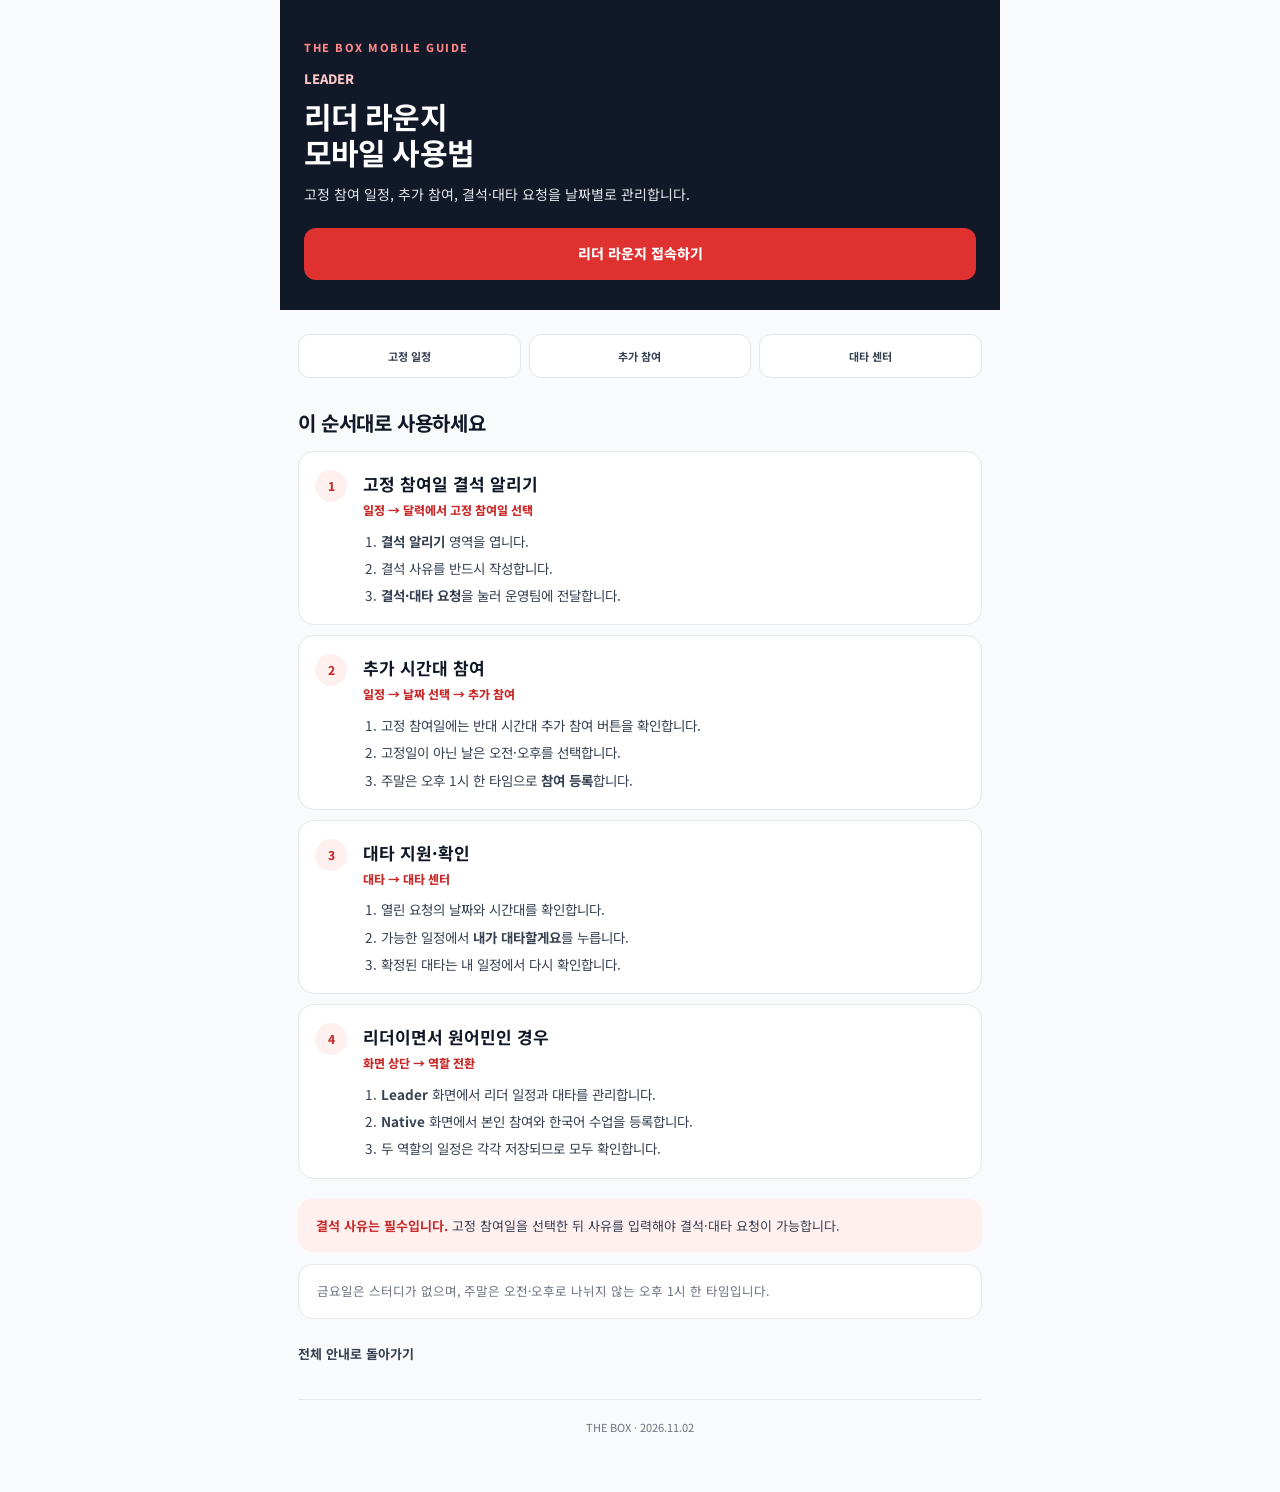
<file: lounge-leader.html>
<!doctype html><html lang="ko"><head><meta charset="utf-8"><meta name="viewport" content="width=device-width,initial-scale=1"><title>더박스 리더 라운지 모바일 사용법</title><meta name="description" content="추가 참여와 결석 대타 요청을 위한 더박스 리더 라운지 모바일 가이드"><link rel="preconnect" href="https://fonts.googleapis.com"><link href="https://fonts.googleapis.com/css2?family=Noto+Sans+KR:wght@400;500;700;800&display=swap" rel="stylesheet"><link rel="stylesheet" href="role-guide.css"></head><body><main class="guide-shell"><header class="guide-hero"><div class="guide-brand">THE BOX MOBILE GUIDE</div><div class="guide-role">LEADER</div><h1>리더 라운지<br>모바일 사용법</h1><p>고정 참여 일정, 추가 참여, 결석·대타 요청을 날짜별로 관리합니다.</p><a class="guide-cta" href="https://conversation-study-admin.vercel.app/member.html">리더 라운지 접속하기</a></header><div class="guide-summary"><span>고정 일정</span><span>추가 참여</span><span>대타 센터</span></div><h2 class="guide-section-title">이 순서대로 사용하세요</h2><article class="guide-step"><span class="guide-num">1</span><div><h2>고정 참여일 결석 알리기</h2><p class="guide-path">일정 → 달력에서 고정 참여일 선택</p><ol><li><strong>결석 알리기</strong> 영역을 엽니다.</li><li>결석 사유를 반드시 작성합니다.</li><li><strong>결석·대타 요청</strong>을 눌러 운영팀에 전달합니다.</li></ol></div></article><article class="guide-step"><span class="guide-num">2</span><div><h2>추가 시간대 참여</h2><p class="guide-path">일정 → 날짜 선택 → 추가 참여</p><ol><li>고정 참여일에는 반대 시간대 추가 참여 버튼을 확인합니다.</li><li>고정일이 아닌 날은 오전·오후를 선택합니다.</li><li>주말은 오후 1시 한 타임으로 <strong>참여 등록</strong>합니다.</li></ol></div></article><article class="guide-step"><span class="guide-num">3</span><div><h2>대타 지원·확인</h2><p class="guide-path">대타 → 대타 센터</p><ol><li>열린 요청의 날짜와 시간대를 확인합니다.</li><li>가능한 일정에서 <strong>내가 대타할게요</strong>를 누릅니다.</li><li>확정된 대타는 내 일정에서 다시 확인합니다.</li></ol></div></article><article class="guide-step"><span class="guide-num">4</span><div><h2>리더이면서 원어민인 경우</h2><p class="guide-path">화면 상단 → 역할 전환</p><ol><li><strong>Leader</strong> 화면에서 리더 일정과 대타를 관리합니다.</li><li><strong>Native</strong> 화면에서 본인 참여와 한국어 수업을 등록합니다.</li><li>두 역할의 일정은 각각 저장되므로 모두 확인합니다.</li></ol></div></article><div class="guide-alert"><strong>결석 사유는 필수입니다.</strong> 고정 참여일을 선택한 뒤 사유를 입력해야 결석·대타 요청이 가능합니다.</div><div class="guide-tip">금요일은 스터디가 없으며, 주말은 오전·오후로 나뉘지 않는 오후 1시 한 타임입니다.</div><a class="guide-back" href="study.html#mobile-guide">전체 안내로 돌아가기</a><footer class="guide-footer">THE BOX · 2026.11.02</footer></main></body></html>
</file>
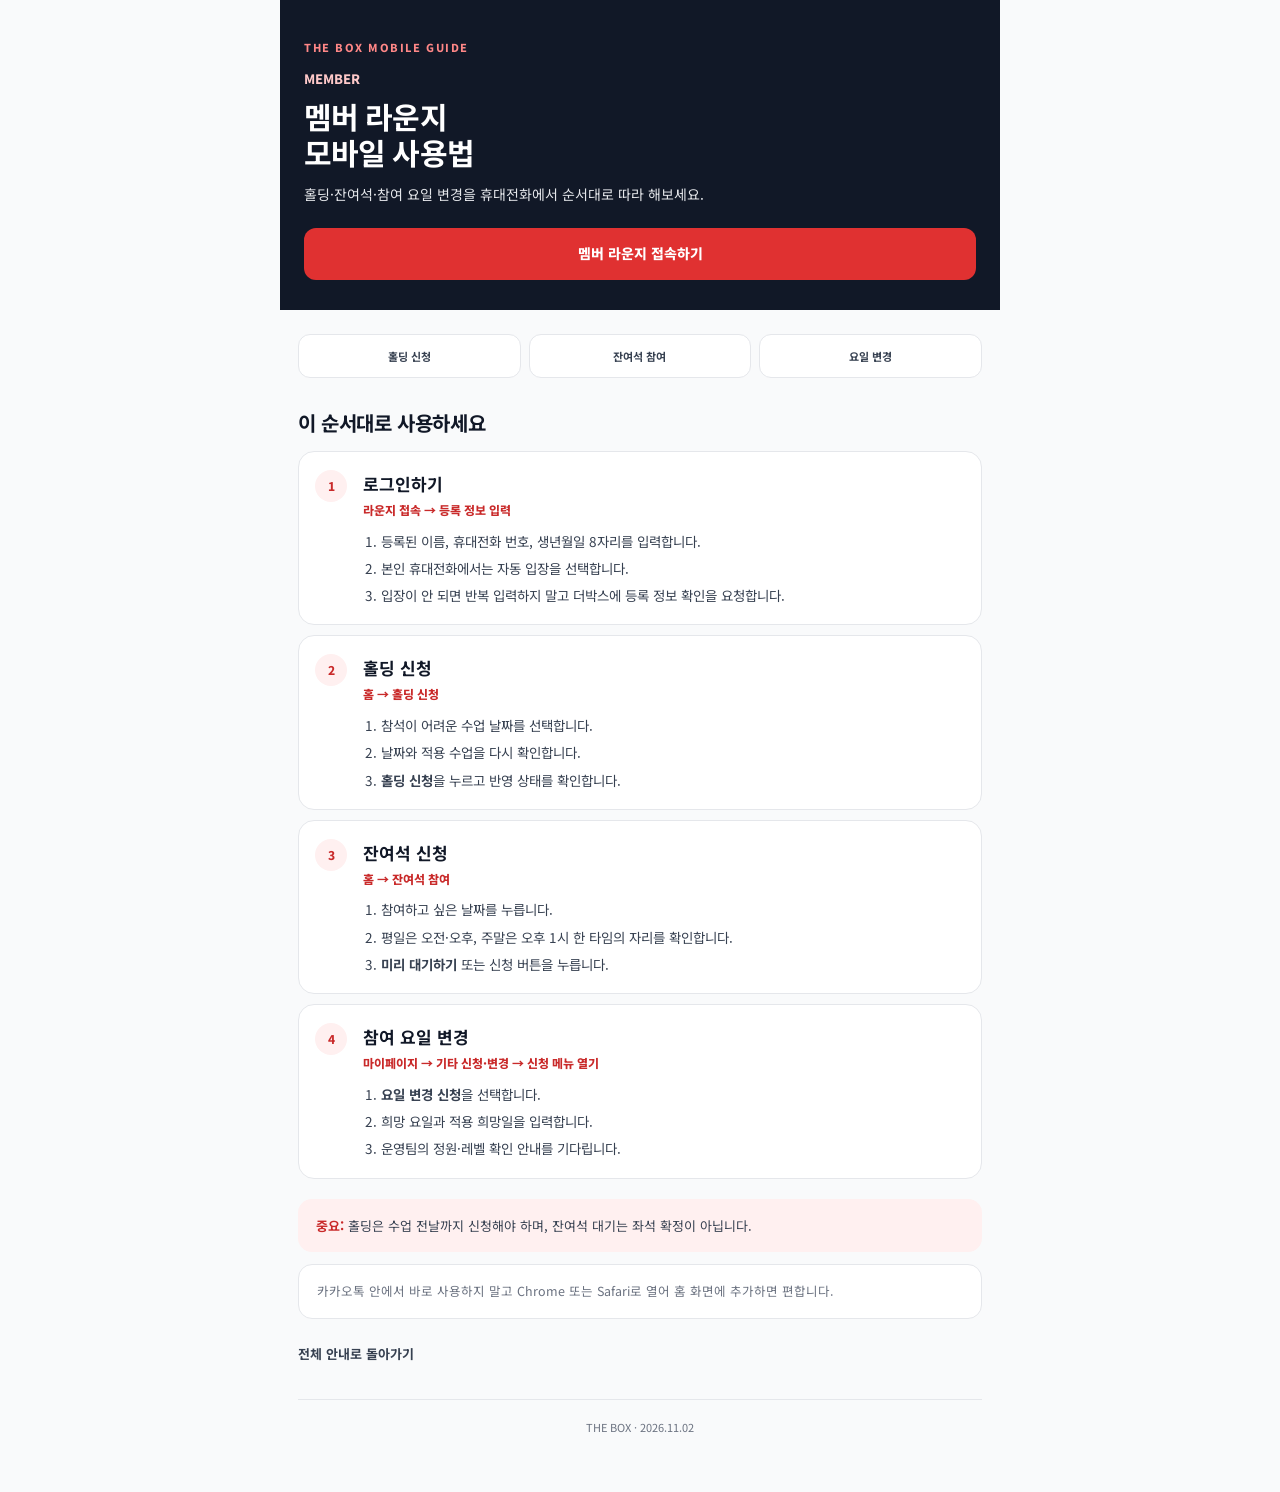
<file: lounge-member.html>
<!doctype html><html lang="ko"><head><meta charset="utf-8"><meta name="viewport" content="width=device-width,initial-scale=1"><title>더박스 멤버 라운지 모바일 사용법</title><meta name="description" content="홀딩, 잔여석, 참여 요일 변경을 위한 더박스 멤버 라운지 모바일 가이드"><link rel="preconnect" href="https://fonts.googleapis.com"><link href="https://fonts.googleapis.com/css2?family=Noto+Sans+KR:wght@400;500;700;800&display=swap" rel="stylesheet"><link rel="stylesheet" href="role-guide.css"></head><body><main class="guide-shell"><header class="guide-hero"><div class="guide-brand">THE BOX MOBILE GUIDE</div><div class="guide-role">MEMBER</div><h1>멤버 라운지<br>모바일 사용법</h1><p>홀딩·잔여석·참여 요일 변경을 휴대전화에서 순서대로 따라 해보세요.</p><a class="guide-cta" href="https://conversation-study-admin.vercel.app/member.html">멤버 라운지 접속하기</a></header><div class="guide-summary"><span>홀딩 신청</span><span>잔여석 참여</span><span>요일 변경</span></div><h2 class="guide-section-title">이 순서대로 사용하세요</h2><article class="guide-step"><span class="guide-num">1</span><div><h2>로그인하기</h2><p class="guide-path">라운지 접속 → 등록 정보 입력</p><ol><li>등록된 이름, 휴대전화 번호, 생년월일 8자리를 입력합니다.</li><li>본인 휴대전화에서는 자동 입장을 선택합니다.</li><li>입장이 안 되면 반복 입력하지 말고 더박스에 등록 정보 확인을 요청합니다.</li></ol></div></article><article class="guide-step"><span class="guide-num">2</span><div><h2>홀딩 신청</h2><p class="guide-path">홈 → 홀딩 신청</p><ol><li>참석이 어려운 수업 날짜를 선택합니다.</li><li>날짜와 적용 수업을 다시 확인합니다.</li><li><strong>홀딩 신청</strong>을 누르고 반영 상태를 확인합니다.</li></ol></div></article><article class="guide-step"><span class="guide-num">3</span><div><h2>잔여석 신청</h2><p class="guide-path">홈 → 잔여석 참여</p><ol><li>참여하고 싶은 날짜를 누릅니다.</li><li>평일은 오전·오후, 주말은 오후 1시 한 타임의 자리를 확인합니다.</li><li><strong>미리 대기하기</strong> 또는 신청 버튼을 누릅니다.</li></ol></div></article><article class="guide-step"><span class="guide-num">4</span><div><h2>참여 요일 변경</h2><p class="guide-path">마이페이지 → 기타 신청·변경 → 신청 메뉴 열기</p><ol><li><strong>요일 변경 신청</strong>을 선택합니다.</li><li>희망 요일과 적용 희망일을 입력합니다.</li><li>운영팀의 정원·레벨 확인 안내를 기다립니다.</li></ol></div></article><div class="guide-alert"><strong>중요:</strong> 홀딩은 수업 전날까지 신청해야 하며, 잔여석 대기는 좌석 확정이 아닙니다.</div><div class="guide-tip">카카오톡 안에서 바로 사용하지 말고 Chrome 또는 Safari로 열어 홈 화면에 추가하면 편합니다.</div><a class="guide-back" href="study.html#mobile-guide">전체 안내로 돌아가기</a><footer class="guide-footer">THE BOX · 2026.11.02</footer></main></body></html>
</file>
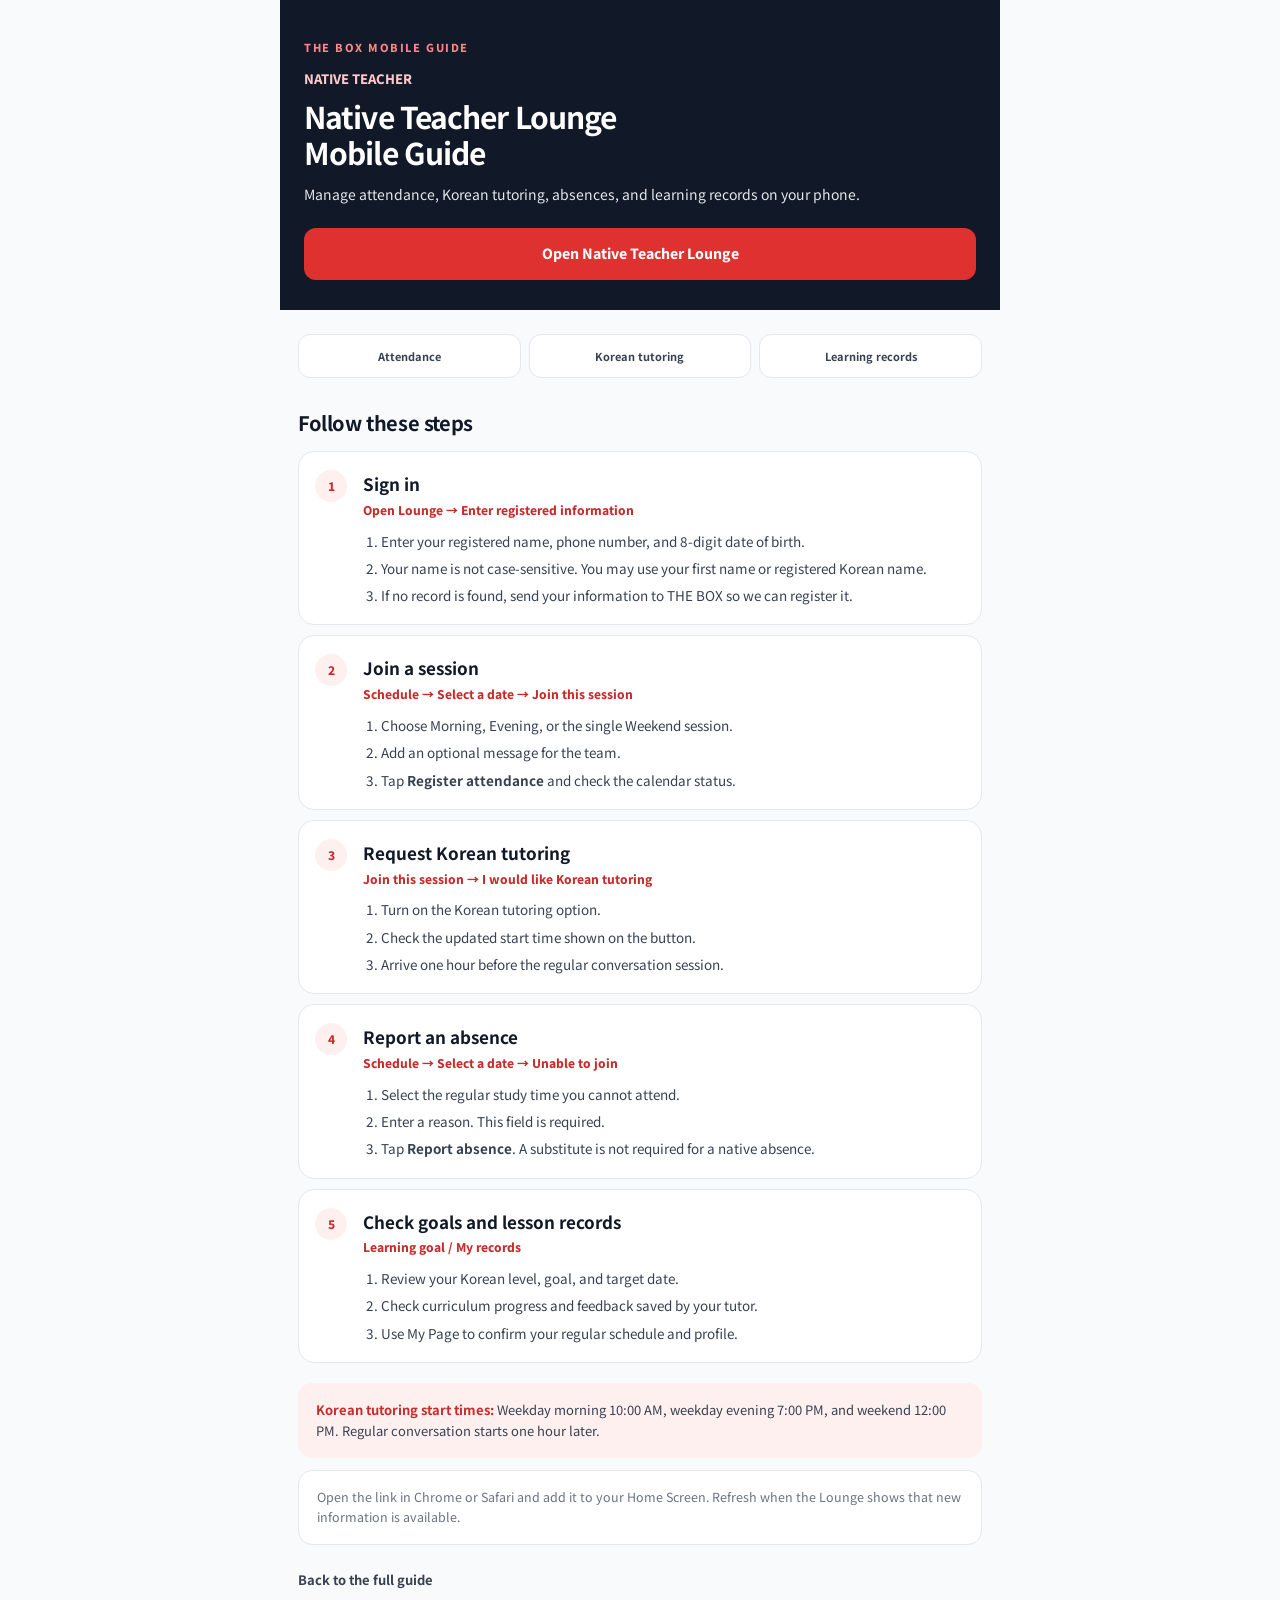
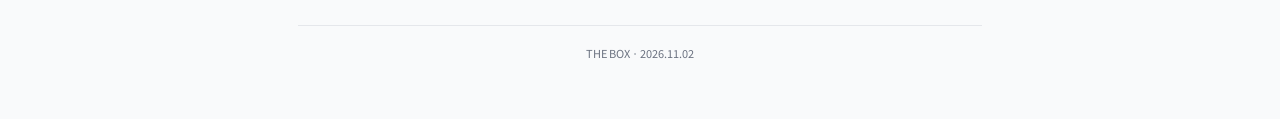
<file: lounge-native.html>
<!doctype html><html lang="en"><head><meta charset="utf-8"><meta name="viewport" content="width=device-width,initial-scale=1"><title>THE BOX Native Teacher Lounge Mobile Guide</title><meta name="description" content="Mobile guide for attendance, Korean tutoring, absences, and learning records in THE BOX Native Teacher Lounge"><link rel="preconnect" href="https://fonts.googleapis.com"><link href="https://fonts.googleapis.com/css2?family=Noto+Sans+KR:wght@400;500;700;800&display=swap" rel="stylesheet"><link rel="stylesheet" href="role-guide.css"></head><body><main class="guide-shell"><header class="guide-hero"><div class="guide-brand">THE BOX MOBILE GUIDE</div><div class="guide-role">NATIVE TEACHER</div><h1>Native Teacher Lounge<br>Mobile Guide</h1><p>Manage attendance, Korean tutoring, absences, and learning records on your phone.</p><a class="guide-cta" href="https://conversation-study-admin.vercel.app/member.html">Open Native Teacher Lounge</a></header><div class="guide-summary"><span>Attendance</span><span>Korean tutoring</span><span>Learning records</span></div><h2 class="guide-section-title">Follow these steps</h2><article class="guide-step"><span class="guide-num">1</span><div><h2>Sign in</h2><p class="guide-path">Open Lounge → Enter registered information</p><ol><li>Enter your registered name, phone number, and 8-digit date of birth.</li><li>Your name is not case-sensitive. You may use your first name or registered Korean name.</li><li>If no record is found, send your information to THE BOX so we can register it.</li></ol></div></article><article class="guide-step"><span class="guide-num">2</span><div><h2>Join a session</h2><p class="guide-path">Schedule → Select a date → Join this session</p><ol><li>Choose Morning, Evening, or the single Weekend session.</li><li>Add an optional message for the team.</li><li>Tap <strong>Register attendance</strong> and check the calendar status.</li></ol></div></article><article class="guide-step"><span class="guide-num">3</span><div><h2>Request Korean tutoring</h2><p class="guide-path">Join this session → I would like Korean tutoring</p><ol><li>Turn on the Korean tutoring option.</li><li>Check the updated start time shown on the button.</li><li>Arrive one hour before the regular conversation session.</li></ol></div></article><article class="guide-step"><span class="guide-num">4</span><div><h2>Report an absence</h2><p class="guide-path">Schedule → Select a date → Unable to join</p><ol><li>Select the regular study time you cannot attend.</li><li>Enter a reason. This field is required.</li><li>Tap <strong>Report absence</strong>. A substitute is not required for a native absence.</li></ol></div></article><article class="guide-step"><span class="guide-num">5</span><div><h2>Check goals and lesson records</h2><p class="guide-path">Learning goal / My records</p><ol><li>Review your Korean level, goal, and target date.</li><li>Check curriculum progress and feedback saved by your tutor.</li><li>Use My Page to confirm your regular schedule and profile.</li></ol></div></article><div class="guide-alert"><strong>Korean tutoring start times:</strong> Weekday morning 10:00 AM, weekday evening 7:00 PM, and weekend 12:00 PM. Regular conversation starts one hour later.</div><div class="guide-tip">Open the link in Chrome or Safari and add it to your Home Screen. Refresh when the Lounge shows that new information is available.</div><a class="guide-back" href="study.html#mobile-guide">Back to the full guide</a><footer class="guide-footer">THE BOX · 2026.11.02</footer></main></body></html>
</file>
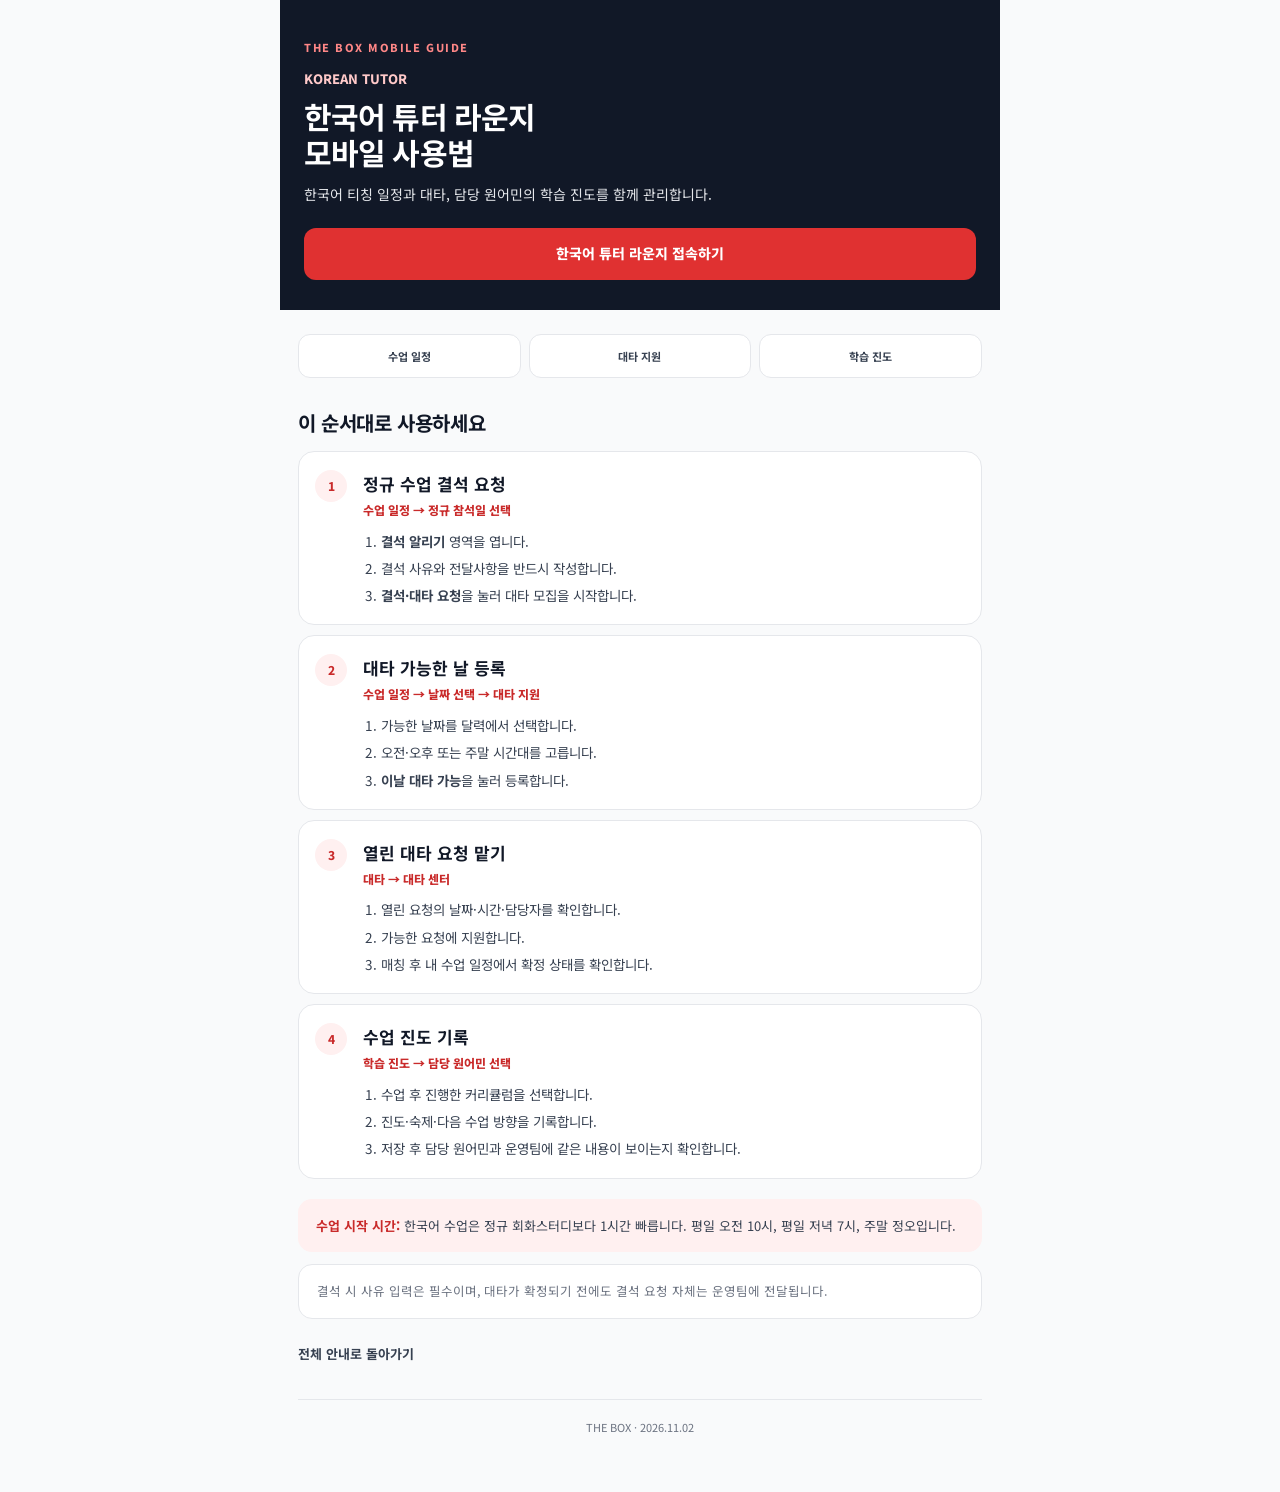
<file: lounge-tutor.html>
<!doctype html><html lang="ko"><head><meta charset="utf-8"><meta name="viewport" content="width=device-width,initial-scale=1"><title>더박스 한국어 튜터 라운지 모바일 사용법</title><meta name="description" content="결석 대타와 수업 진도 기록을 위한 더박스 한국어 튜터 라운지 모바일 가이드"><link rel="preconnect" href="https://fonts.googleapis.com"><link href="https://fonts.googleapis.com/css2?family=Noto+Sans+KR:wght@400;500;700;800&display=swap" rel="stylesheet"><link rel="stylesheet" href="role-guide.css"></head><body><main class="guide-shell"><header class="guide-hero"><div class="guide-brand">THE BOX MOBILE GUIDE</div><div class="guide-role">KOREAN TUTOR</div><h1>한국어 튜터 라운지<br>모바일 사용법</h1><p>한국어 티칭 일정과 대타, 담당 원어민의 학습 진도를 함께 관리합니다.</p><a class="guide-cta" href="https://conversation-study-admin.vercel.app/member.html">한국어 튜터 라운지 접속하기</a></header><div class="guide-summary"><span>수업 일정</span><span>대타 지원</span><span>학습 진도</span></div><h2 class="guide-section-title">이 순서대로 사용하세요</h2><article class="guide-step"><span class="guide-num">1</span><div><h2>정규 수업 결석 요청</h2><p class="guide-path">수업 일정 → 정규 참석일 선택</p><ol><li><strong>결석 알리기</strong> 영역을 엽니다.</li><li>결석 사유와 전달사항을 반드시 작성합니다.</li><li><strong>결석·대타 요청</strong>을 눌러 대타 모집을 시작합니다.</li></ol></div></article><article class="guide-step"><span class="guide-num">2</span><div><h2>대타 가능한 날 등록</h2><p class="guide-path">수업 일정 → 날짜 선택 → 대타 지원</p><ol><li>가능한 날짜를 달력에서 선택합니다.</li><li>오전·오후 또는 주말 시간대를 고릅니다.</li><li><strong>이날 대타 가능</strong>을 눌러 등록합니다.</li></ol></div></article><article class="guide-step"><span class="guide-num">3</span><div><h2>열린 대타 요청 맡기</h2><p class="guide-path">대타 → 대타 센터</p><ol><li>열린 요청의 날짜·시간·담당자를 확인합니다.</li><li>가능한 요청에 지원합니다.</li><li>매칭 후 내 수업 일정에서 확정 상태를 확인합니다.</li></ol></div></article><article class="guide-step"><span class="guide-num">4</span><div><h2>수업 진도 기록</h2><p class="guide-path">학습 진도 → 담당 원어민 선택</p><ol><li>수업 후 진행한 커리큘럼을 선택합니다.</li><li>진도·숙제·다음 수업 방향을 기록합니다.</li><li>저장 후 담당 원어민과 운영팀에 같은 내용이 보이는지 확인합니다.</li></ol></div></article><div class="guide-alert"><strong>수업 시작 시간:</strong> 한국어 수업은 정규 회화스터디보다 1시간 빠릅니다. 평일 오전 10시, 평일 저녁 7시, 주말 정오입니다.</div><div class="guide-tip">결석 시 사유 입력은 필수이며, 대타가 확정되기 전에도 결석 요청 자체는 운영팀에 전달됩니다.</div><a class="guide-back" href="study.html#mobile-guide">전체 안내로 돌아가기</a><footer class="guide-footer">THE BOX · 2026.11.02</footer></main></body></html>
</file>
<file: role-guide.css>
:root{--red:#e03131;--red-dark:#c92a2a;--red-pale:#fff0f0;--gray-50:#f9fafb;--gray-100:#f3f4f6;--gray-200:#e5e7eb;--gray-500:#6b7280;--gray-700:#374151;--gray-900:#111827;--white:#fff}
*{box-sizing:border-box}html{scroll-behavior:smooth}body{margin:0;background:var(--gray-50);color:var(--gray-900);font-family:'Noto Sans KR',sans-serif;line-height:1.65;word-break:keep-all}.guide-shell{width:min(100%,720px);margin:0 auto;padding:0 18px 56px}.guide-hero{margin:0 -18px 24px;padding:38px 24px 30px;background:var(--gray-900);color:var(--white)}.guide-brand{font-size:11px;font-weight:800;letter-spacing:.14em;color:#ff8787}.guide-role{margin:12px 0 8px;font-size:13px;font-weight:800;color:#ffc9c9}.guide-hero h1{margin:0;font-size:30px;line-height:1.22;letter-spacing:-.03em}.guide-hero p{margin:12px 0 0;color:var(--gray-200);font-size:14px}.guide-cta{display:flex;align-items:center;justify-content:center;min-height:52px;margin-top:22px;padding:0 18px;border-radius:12px;background:var(--red);color:var(--white);font-size:14px;font-weight:800;text-decoration:none}.guide-cta:focus-visible,.guide-back:focus-visible{outline:3px solid #ffc9c9;outline-offset:3px}.guide-summary{display:grid;grid-template-columns:repeat(3,1fr);gap:8px;margin-bottom:24px}.guide-summary span{padding:12px 8px;border:1px solid var(--gray-200);border-radius:12px;background:var(--white);color:var(--gray-700);font-size:11px;font-weight:700;text-align:center}.guide-section-title{margin:28px 0 12px;font-size:20px;letter-spacing:-.02em}.guide-step{display:grid;grid-template-columns:36px 1fr;gap:12px;padding:18px 16px;border:1px solid var(--gray-200);border-radius:16px;background:var(--white)}.guide-step+.guide-step{margin-top:10px}.guide-num{display:flex;align-items:center;justify-content:center;width:32px;height:32px;border-radius:50%;background:var(--red-pale);color:var(--red-dark);font-size:12px;font-weight:800}.guide-step h2{margin:2px 0 4px;font-size:17px;line-height:1.4}.guide-path{margin:0 0 10px;color:var(--red-dark);font-size:12px;font-weight:800}.guide-step ol{margin:0;padding-left:18px;color:var(--gray-700);font-size:13.5px}.guide-step li+li{margin-top:5px}.guide-alert{margin-top:20px;padding:16px 18px;border-radius:14px;background:var(--red-pale);color:var(--gray-700);font-size:13px}.guide-alert strong{color:var(--red-dark)}.guide-tip{margin-top:12px;padding:16px 18px;border:1px solid var(--gray-200);border-radius:14px;background:var(--white);color:var(--gray-500);font-size:12.5px}.guide-back{display:inline-flex;margin-top:24px;color:var(--gray-700);font-size:13px;font-weight:700;text-decoration:none}.guide-footer{margin-top:34px;padding-top:18px;border-top:1px solid var(--gray-200);color:var(--gray-500);font-size:11px;text-align:center}@media(max-width:480px){.guide-shell{padding-inline:14px}.guide-hero{margin-inline:-14px;padding:30px 20px 26px}.guide-hero h1{font-size:26px}.guide-summary{grid-template-columns:1fr}.guide-step{grid-template-columns:32px 1fr;padding:16px 14px}.guide-step h2{font-size:16px}}@media(prefers-reduced-motion:reduce){html{scroll-behavior:auto}}
</file>
